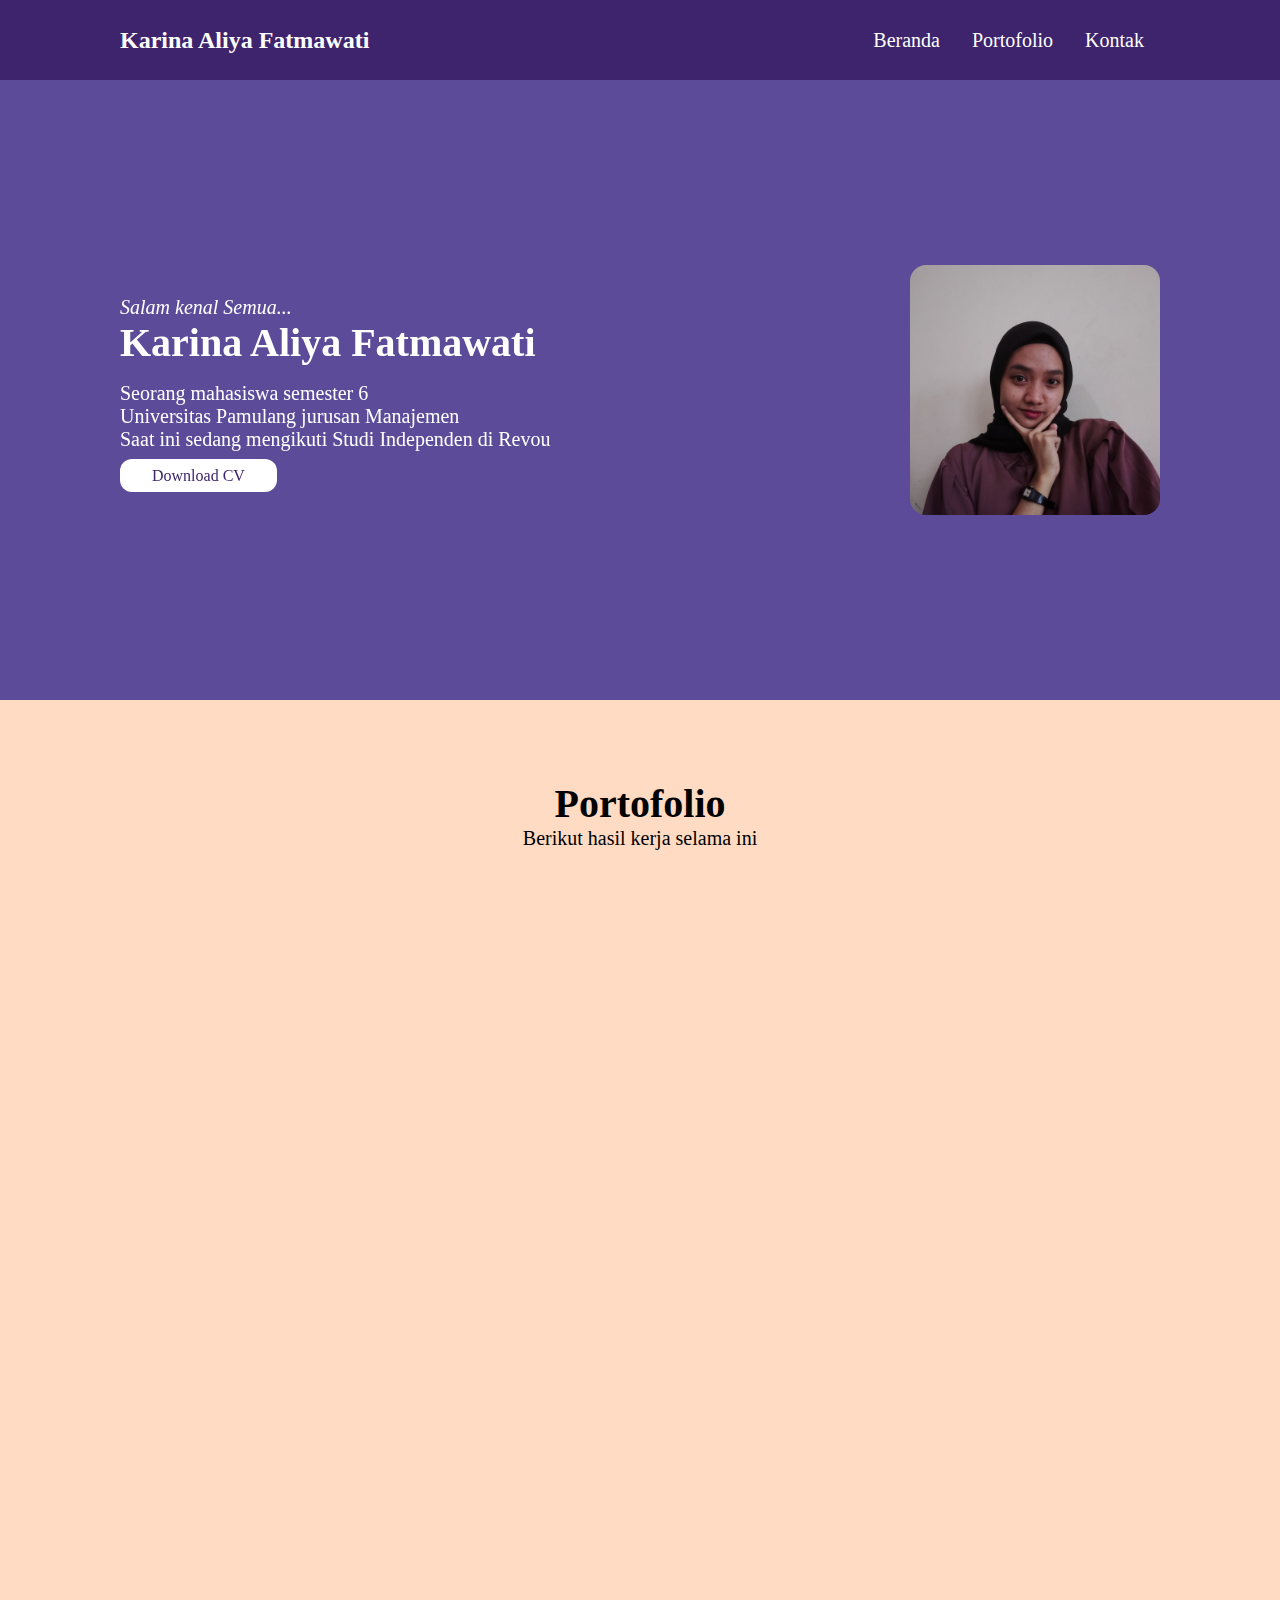
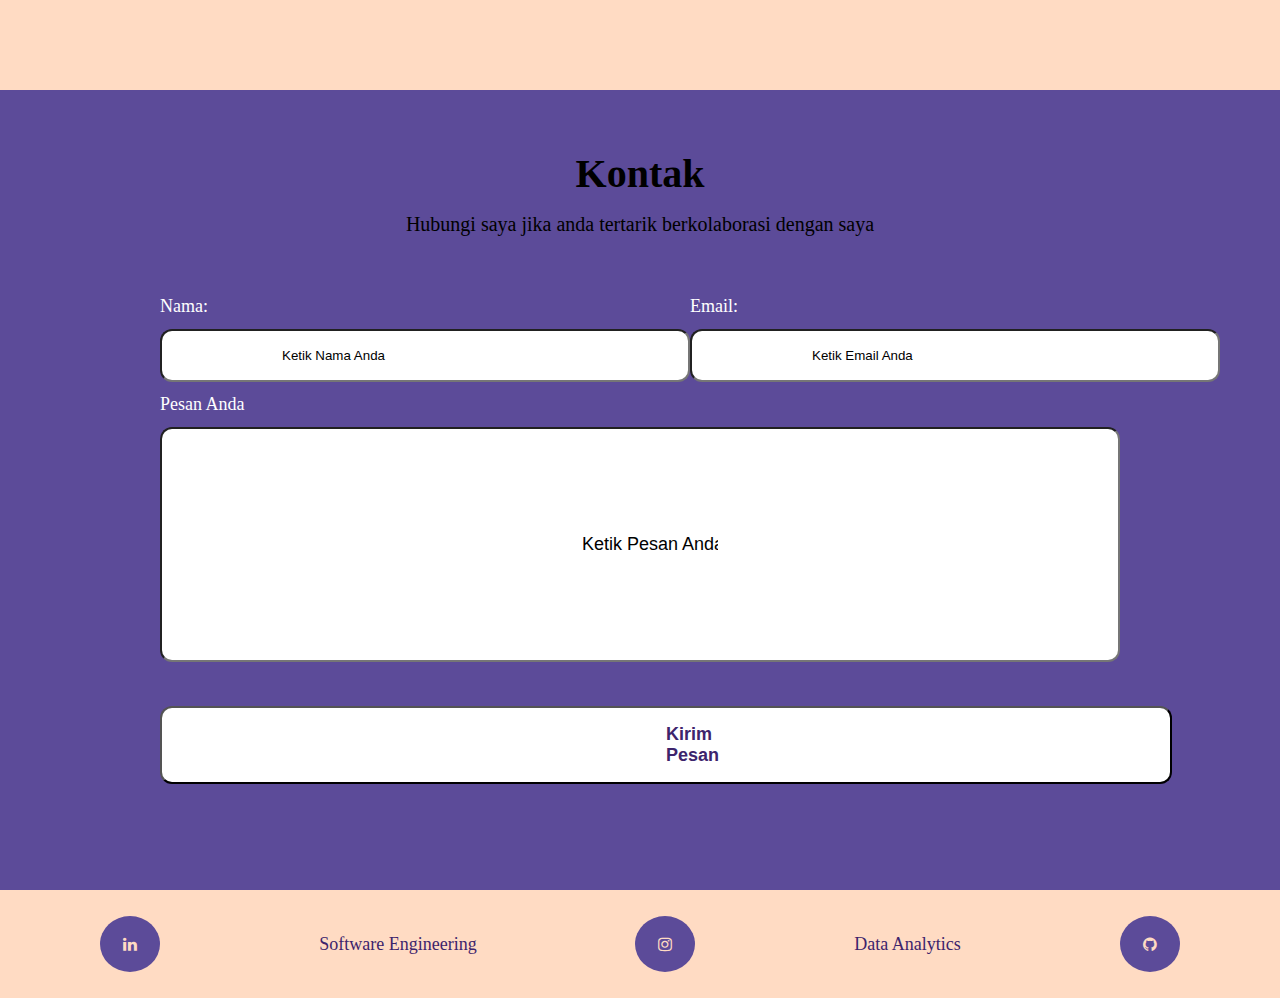
<file: index.html>
<!DOCTYPE html>
<html lang="en">
<head>
    <meta charset="UTF-8">
    <meta name="viewport" content="width=device-width, initial-scale=1.0">
    <link rel="stylesheet" href="https://unpkg.com/aos@next/dist/aos.css" />
    <link rel="preconnect" href="https://fonts.googleapis.com">
    <link rel="preconnect" href="https://fonts.gstatic.com" crossorigin>
    <link rel="stylesheet" href="https://cdnjs.cloudflare.com/ajax/libs/font-awesome/4.7.0/css/font-awesome.min.css">
    <link href="https://fonts.googleapis.com/css2?family=Oswald:wght@200;300;400;500;600;700&display=swap" rel="stylesheet">
    <link rel="stylesheet" href="CSS/Style.css">
    <title>Portofolio</title>
</head>
<body>

    <nav>
        <div class="Logo">Karina Aliya Fatmawati</div>
        <div class="Wrap-Menu">
            <div class="Menu">Beranda</div>
            <div class="Menu">Portofolio</div>
            <div class="Menu">Kontak</div>
        </div>
    </nav>

    <section class="My-informasion">
        <div class="Informasion" data-aos="fade-right" data-aos-duration="10000">
            <h3>Salam kenal Semua...</h3>
            <h1>Karina Aliya Fatmawati</h1>
            <p>Seorang mahasiswa semester 6<br>
                Universitas Pamulang jurusan Manajemen<br>
                Saat ini sedang mengikuti Studi Independen di Revou<br>
            </p>
            <a href="#">Download CV</a>
        </div>

        <div class="Images" data-aos="fade-left" data-aos-duration="10000">
            <img src="Asset/IMG20230619113802.jpg" alt="Karina">
        </div>
    </section>

    <main>
        <div class="Text-Portofolio" >
            <h1>Portofolio</h1>
            <p>Berikut hasil kerja selama ini</p>
        </div>
        <div class="Images-Portofolio">
            <div class="Group-1" data-aos="flip-up" data-aos-duration="10000">
                <img src="Asset/IMG20230605161312.jpg" alt="Photo">
                <img src="Asset/IMG20230801205507.jpg" alt="Photo">
                <img src="Asset/IMG20230625063406.jpg" alt="Photo">
            </div>
            <div class="Group-2" data-aos="flip-up" data-aos-duration="10000">
                <img src="Asset//IMG20230618061533.jpg" alt="Photo">
                <img src="Asset/IMG20230528114230.jpg" alt="Photo">
                <img src="Asset/IMG20230701064131.jpg" alt="Photo">
            </div>
        </div>
    </main>

    <section class="Section-Form">
        <div class="Title-Form">
            <h1>Kontak</h1>
            <p>Hubungi saya jika anda tertarik berkolaborasi dengan saya</p>
        </div>
        <form>
            <div id="Data-Form">
                <div class="Name-Form">
                    <label>Nama:</label>
                    <input type="text" placeholder="Ketik Nama Anda">
                </div>
                <div class="Email-Form">
                    <label>Email:</label>
                    <input type="text" placeholder="Ketik Email Anda">
                </div>
            </div>
            <div class="Pesan-Form">
                <label>Pesan Anda</label>
                <input type="text" placeholder="Ketik Pesan Anda">
            </div>
            <button type="submit">Kirim Pesan</button>
        </form>
    </section>

    <footer data-aos-anchor-placement="bottom-bottom" data-aos-duration="10000">
        <a href="www.linkedin.com/in/karinaaliya14" class="fa fa-linkedin"></a>
        <p>Software Engineering</p>
        <a href="https://www.instagram.com/alyakarrr/?utm_source=qr&igshid=MzNlNGNkZWQ4Mg%3D%3D" class="fa fa-instagram"></a>
        <p>Data Analytics</p>
        <a href="https://github.com/Karina14Aliya" class="fa fa-github" ></a>
    </footer>

    
    <script src="https://unpkg.com/aos@next/dist/aos.js"></script>
    <script>
      AOS.init();
    </script>
</body>
</html>
</file>
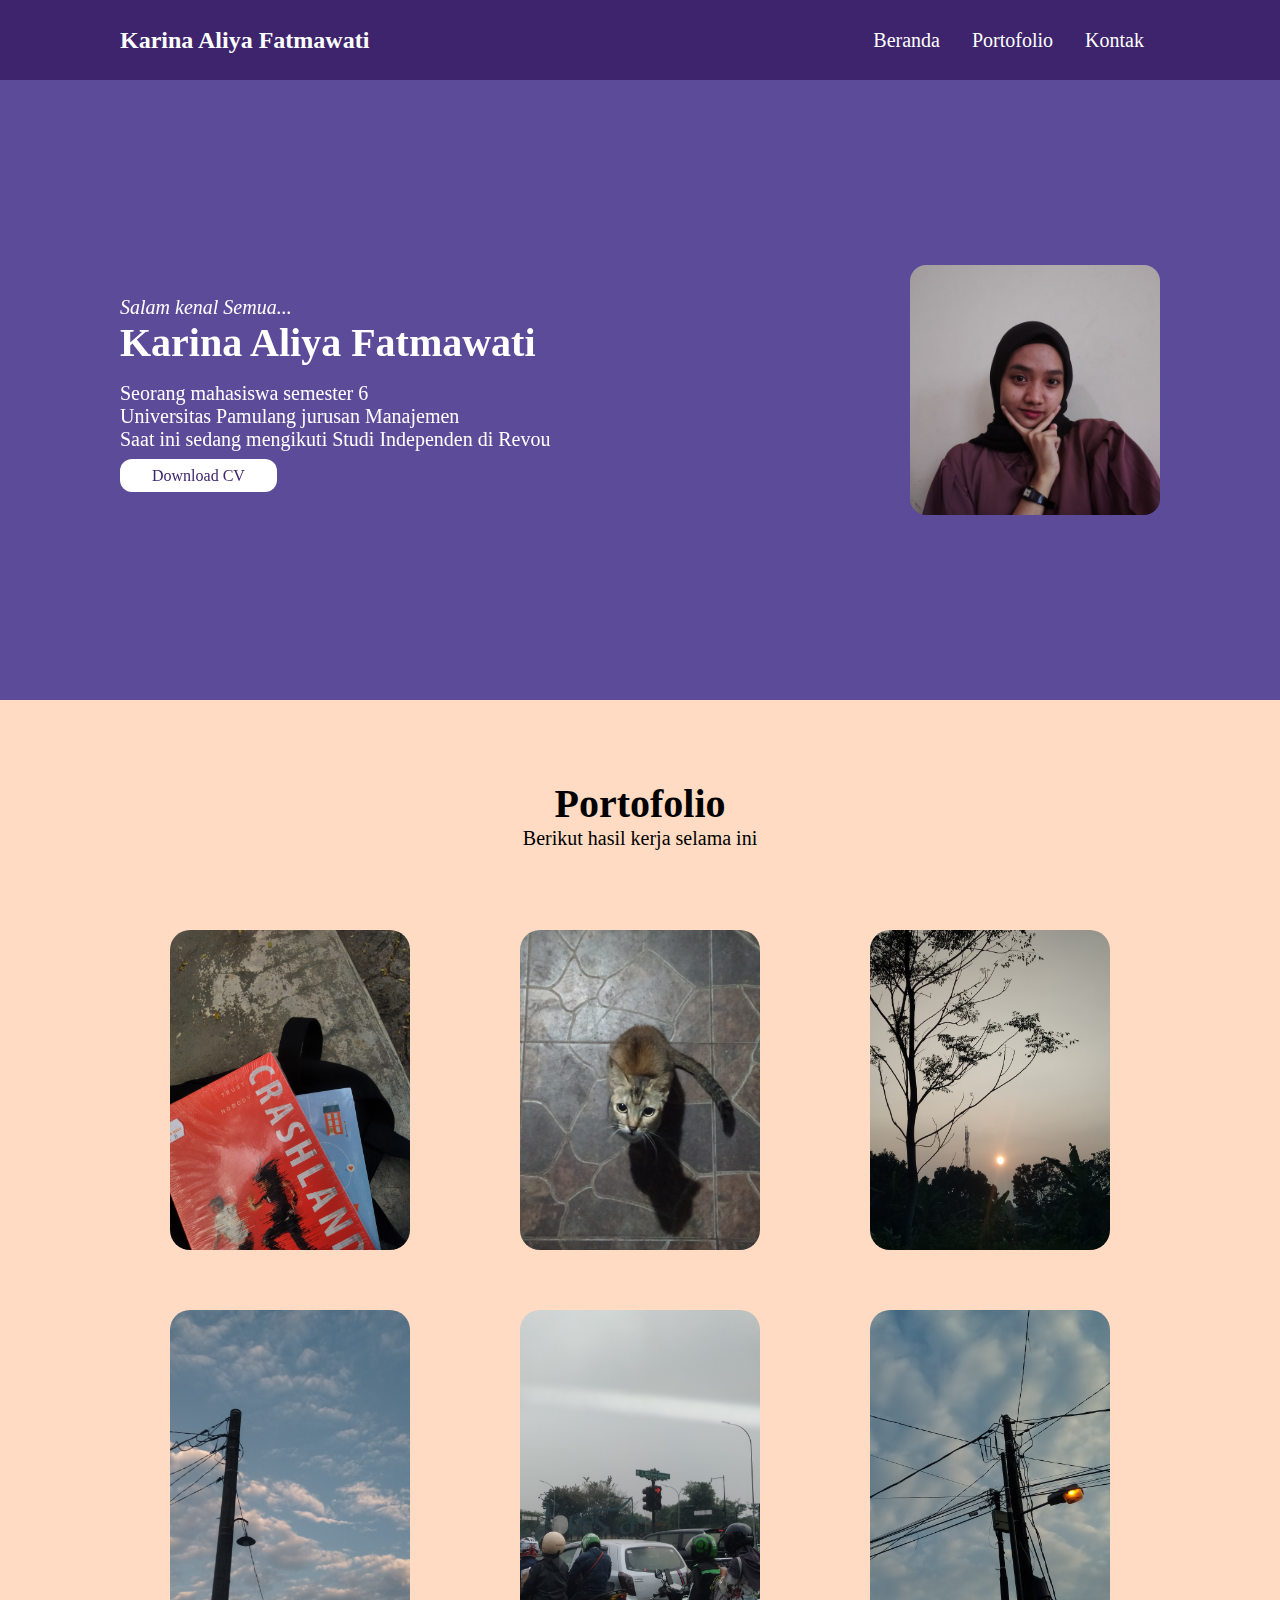
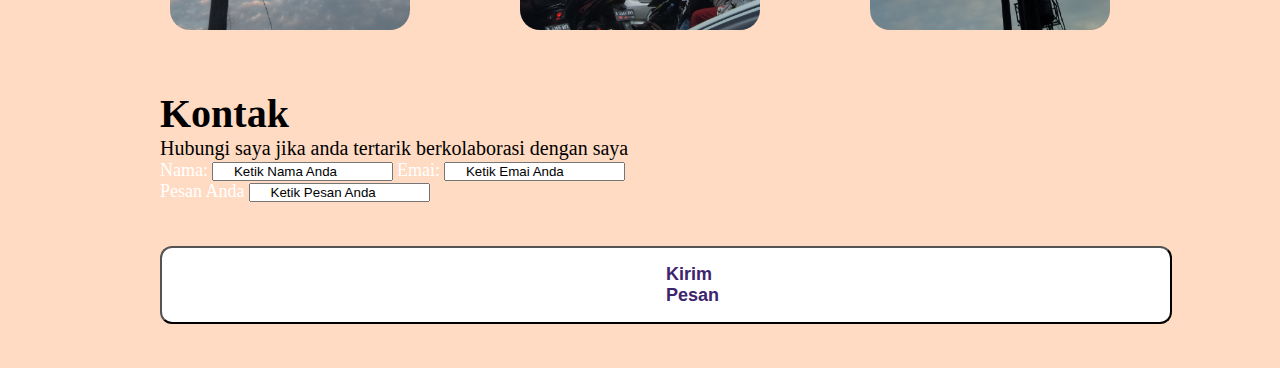
<file: Latihan.html>
<!DOCTYPE html>
<html lang="en">
<head>
    <meta charset="UTF-8">
    <meta name="viewport" content="width=device-width, initial-scale=1.0">
    <link rel="stylesheet" href="https://unpkg.com/aos@next/dist/aos.css" />
    <link rel="preconnect" href="https://fonts.googleapis.com">
    <link rel="preconnect" href="https://fonts.gstatic.com" crossorigin>
    <link href="https://fonts.googleapis.com/css2?family=Oswald:wght@200;300;400;500;600;700&display=swap" rel="stylesheet">
    <link rel="stylesheet" href="CSS/Style.css">
    <title>Portofolio</title>
</head>
<body>

    <nav>
        <div class="Logo">Karina Aliya Fatmawati</div>
        <div class="Wrap-Menu">
            <div class="Menu">Beranda</div>
            <div class="Menu">Portofolio</div>
            <div class="Menu">Kontak</div>
        </div>
    </nav>

    <section class="My-informasion">
        <div class="Informasion" data-aos="fade-right" data-aos-duration="10000">
            <h3>Salam kenal Semua...</h3>
            <h1>Karina Aliya Fatmawati</h1>
            <p>Seorang mahasiswa semester 6<br>
                Universitas Pamulang jurusan Manajemen<br>
                Saat ini sedang mengikuti Studi Independen di Revou<br>
            </p>
            <a href="#">Download CV</a>
        </div>
        <div class="Images" data-aos="fade-left" data-aos-duration="10000">
            <img src="Asset/IMG20230619113802.jpg" alt="Karina">
        </div>
    </section>

    <main>
        <div class="Text-Portofolio" >
            <h1>Portofolio</h1>
            <p>Berikut hasil kerja selama ini</p>
        </div>
        <div class="Images-Portofolio">
            <div class="Group-1">
                <img src="Asset/IMG20230605161312.jpg" alt="Photo">
                <img src="Asset/IMG20230801205507.jpg" alt="Photo">
                <img src="Asset/IMG20230625063406.jpg" alt="Photo">
            </div>
            <div class="Group-2">
                <img src="Asset//IMG20230618061533.jpg" alt="Photo">
                <img src="Asset/IMG20230528114230.jpg" alt="Photo">
                <img src="Asset/IMG20230701064131.jpg" alt="Photo">
            </div>
        </div>
    </main>

    <form>
        <h1>Kontak</h1>
        <p>Hubungi saya jika anda tertarik berkolaborasi dengan saya</p>
        <div>
            <label>Nama:</label>
            <input type="text" placeholder="Ketik Nama Anda">
            <label>Emai:</label>
            <input type="text" placeholder="Ketik Emai Anda">
        </div>
        <div>
            <label>Pesan Anda</label>
            <input type="text" placeholder="Ketik Pesan Anda">
        </div>
        <button>Kirim Pesan</button>
    </form>

    
    <script src="https://unpkg.com/aos@next/dist/aos.js"></script>
    <script>
      AOS.init();
    </script>
</body>
</html>
</file>
<file: CSS/Style.css>
*{
    padding: 0;
    margin: 0;
    box-sizing: border-box;
}

body {
    background-color: #FFDBC3;
}

h1 {
    font-size: 40px;
    font-weight: 600;
}

p {
    font-size: 20px;
    font-weight: 400;
}

nav {
    display: flex;
    flex-direction: row;
    justify-content: space-between;
    align-items: center;
    padding: 0px 120px;
    background-color: #3D246C;
    color: white;
    height: 80px;
}

.Logo {
    color: #FFF;
    font-family: Poppins;
    font-size: 24px;
    font-style: normal;
    font-weight: 600;
    line-height: normal;
}

.Wrap-Menu {
    display: flex;
}

.Menu {
    margin: 0px 16px;
    font-size: 20px;
    font-weight: 500;
}

.My-informasion {
    display: flex;
    justify-content: space-between;
    background-color: #5C4B99;
    height: 620px;
    padding: 0px 120px;
    align-items: center;
}

.Informasion h3 {
    font-size: 20px;
    font-weight: 500;
    font-style: italic;
    color: white;
}

.Informasion h1 {
    margin-bottom: 16px;
    color: white;
}

.Informasion p{
    margin-bottom: 16px;
    color: white;
}

.Informasion a{
    background-color: #FFF;
    border-radius: 12px;
    color: #3D246C;
    text-decoration: none;
    padding: 8px 32px;
    margin-bottom: 16px;
}

.Informasion a:hover {
    background-color: #FFDBC3;
    transform: .6s;
}

.Images {
    object-fit: cover;
    object-position: center center;
    width: 250px;
    height: 250px;
}

.Images img {
    width: 100%;
    height: 100%;
    border-radius: 16px;
}

main {
    text-align: center;
    width: 100%;
}

.Text-Portofolio {
    padding: 80px 480px;
}

.Images-Portofolio {
    align-items: center;
    border-radius: 20px;
    margin: 0px 170px;
}

.Images-Portofolio img {
    border-radius: 20px;
}

.Group-1 {
    display: flex;
    flex-direction: row;
    justify-content: space-between;
    height: 320px;
    margin-bottom: 60px;
}

.Group-2 {
    display: flex;
    flex-direction: row;
    justify-content: space-between;
    height: 320px;
    margin-bottom: 60px;
}

.Section-Form {
    background-color: #5C4B99;
    width: 100%;
    height: 800px;
}

.Title-Form {
    text-align: center;
    padding: 60px;
}

.Title-Form h1 {
    margin-bottom: 16px;
}

form {
    display: flex;
    flex-direction: column;
    padding: 0px 160px;
}

form ::placeholder {
    padding: 20px;
    align-items: start;
    color: black;
}

form label {
    font-size: 18px;
    font-weight: 500;
    color: white;
    margin-bottom: 12px;
}

#Data-Form {
    display: flex;
    flex-direction: row;
    justify-content: space-between;
    margin-bottom: 12px;
}

.Name-Form , .Email-Form {
    display: flex;
    flex-direction: column;
}

#Data-Form input{
    width: 530px;
    height: 53px;
    padding: 20px 100px;
    border-radius: 12px;
}

.Pesan-Form {
    display: flex;
    flex-direction: column;
}

.Pesan-Form input{
    border-radius: 12px;
    font-size: 18px;
    font-weight: 400;
    background-color: white;
    padding: 80px 400px;
    height: 235px;

}

button {
    border-radius: 12px;
    background-color: white;
    color: #3D246C;
    padding: 16px 504px;
    font-size: 18px;
    font-weight: 700;
    margin: 44px 0px;
}

button:hover {
    background-color: #FFDBC3;
    transform: .6s;
}

footer {
    display: flex;
    flex-direction: row;
    justify-content: space-around;
    align-items: center;
    margin: 16px;
}

footer p {
    color: #3D246C;
    font-size: 18px;
    font-weight: 400px;
}

footer a {
    background-color: #5C4B99;
    color: #FFDBC3;
    padding: 20px;
    font-size: 30px;
    width: 60px;
    text-align: center;
    text-decoration: none;
    margin: 10px 10px;
    border-radius: 50%;
}

footer a:hover {
    background-color: #3D246C;
    transform: .6s;
}
</file>
